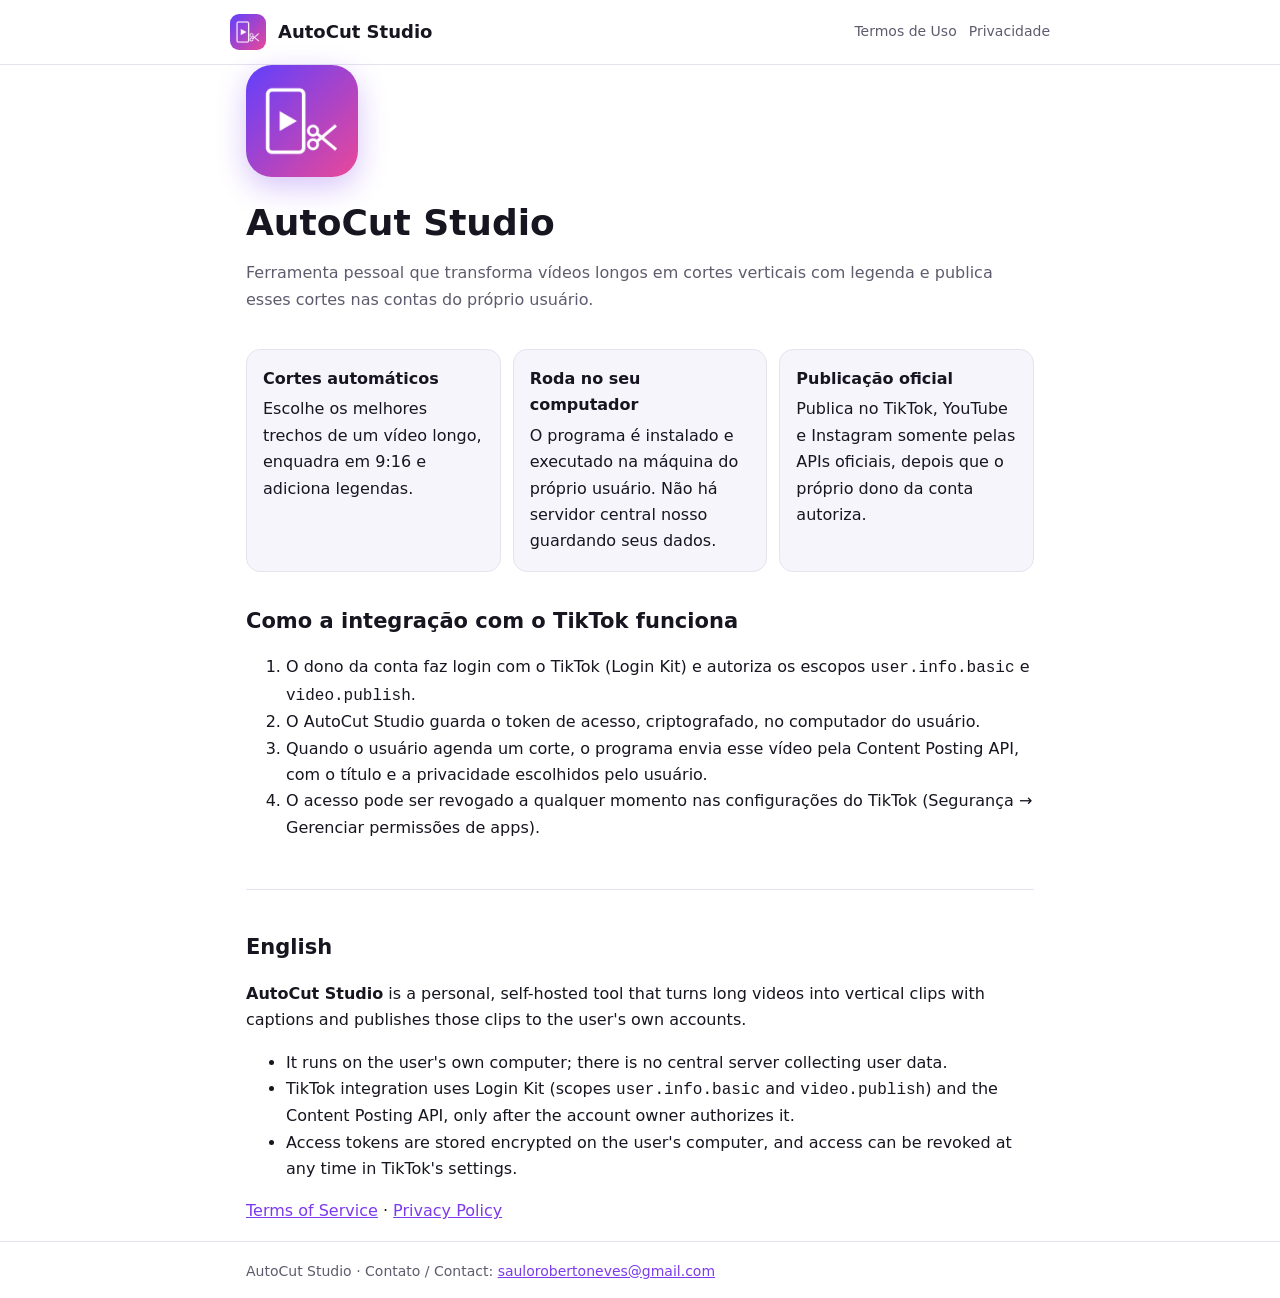
<file: index.html>
<!doctype html>
<html lang="pt-BR">
<head>
<meta charset="utf-8">
<meta name="viewport" content="width=device-width, initial-scale=1">
<title>AutoCut Studio</title>
<meta name="description" content="AutoCut Studio: ferramenta pessoal para criar cortes de vídeos e publicá-los nas próprias contas do usuário.">
<link rel="icon" href="favicon.png">
<link rel="stylesheet" href="estilo.css">
</head>
<body>
<header><div class="wrap top">
  <img src="favicon.png" alt=""><b>AutoCut Studio</b>
  <a href="termos.html">Termos de Uso</a><a href="privacidade.html">Privacidade</a>
</div></header>
<main class="wrap">
  <div class="hero">
    <img src="icone.png" alt="Ícone do AutoCut Studio">
    <div>
      <h1>AutoCut Studio</h1>
      <p class="muted">Ferramenta pessoal que transforma vídeos longos em cortes verticais com legenda e publica esses cortes nas contas do próprio usuário.</p>
    </div>
  </div>

  <div class="cards">
    <div class="card"><b>Cortes automáticos</b>Escolhe os melhores trechos de um vídeo longo, enquadra em 9:16 e adiciona legendas.</div>
    <div class="card"><b>Roda no seu computador</b>O programa é instalado e executado na máquina do próprio usuário. Não há servidor central nosso guardando seus dados.</div>
    <div class="card"><b>Publicação oficial</b>Publica no TikTok, YouTube e Instagram somente pelas APIs oficiais, depois que o próprio dono da conta autoriza.</div>
  </div>

  <h2>Como a integração com o TikTok funciona</h2>
  <ol>
    <li>O dono da conta faz login com o TikTok (Login Kit) e autoriza os escopos <code>user.info.basic</code> e <code>video.publish</code>.</li>
    <li>O AutoCut Studio guarda o token de acesso, criptografado, no computador do usuário.</li>
    <li>Quando o usuário agenda um corte, o programa envia esse vídeo pela Content Posting API, com o título e a privacidade escolhidos pelo usuário.</li>
    <li>O acesso pode ser revogado a qualquer momento nas configurações do TikTok (Segurança → Gerenciar permissões de apps).</li>
  </ol>

  <section class="lang" lang="en">
    <h2>English</h2>
    <p><b>AutoCut Studio</b> is a personal, self-hosted tool that turns long videos into vertical clips with captions and publishes those clips to the user's own accounts.</p>
    <ul>
      <li>It runs on the user's own computer; there is no central server collecting user data.</li>
      <li>TikTok integration uses Login Kit (scopes <code>user.info.basic</code> and <code>video.publish</code>) and the Content Posting API, only after the account owner authorizes it.</li>
      <li>Access tokens are stored encrypted on the user's computer, and access can be revoked at any time in TikTok's settings.</li>
    </ul>
    <p><a href="termos.html">Terms of Service</a> · <a href="privacidade.html">Privacy Policy</a></p>
  </section>
</main>
<footer><div class="wrap">AutoCut Studio · Contato / Contact: <a href="mailto:saulorobertoneves@gmail.com">saulorobertoneves@gmail.com</a></div></footer>
</body>
</html>
</file>
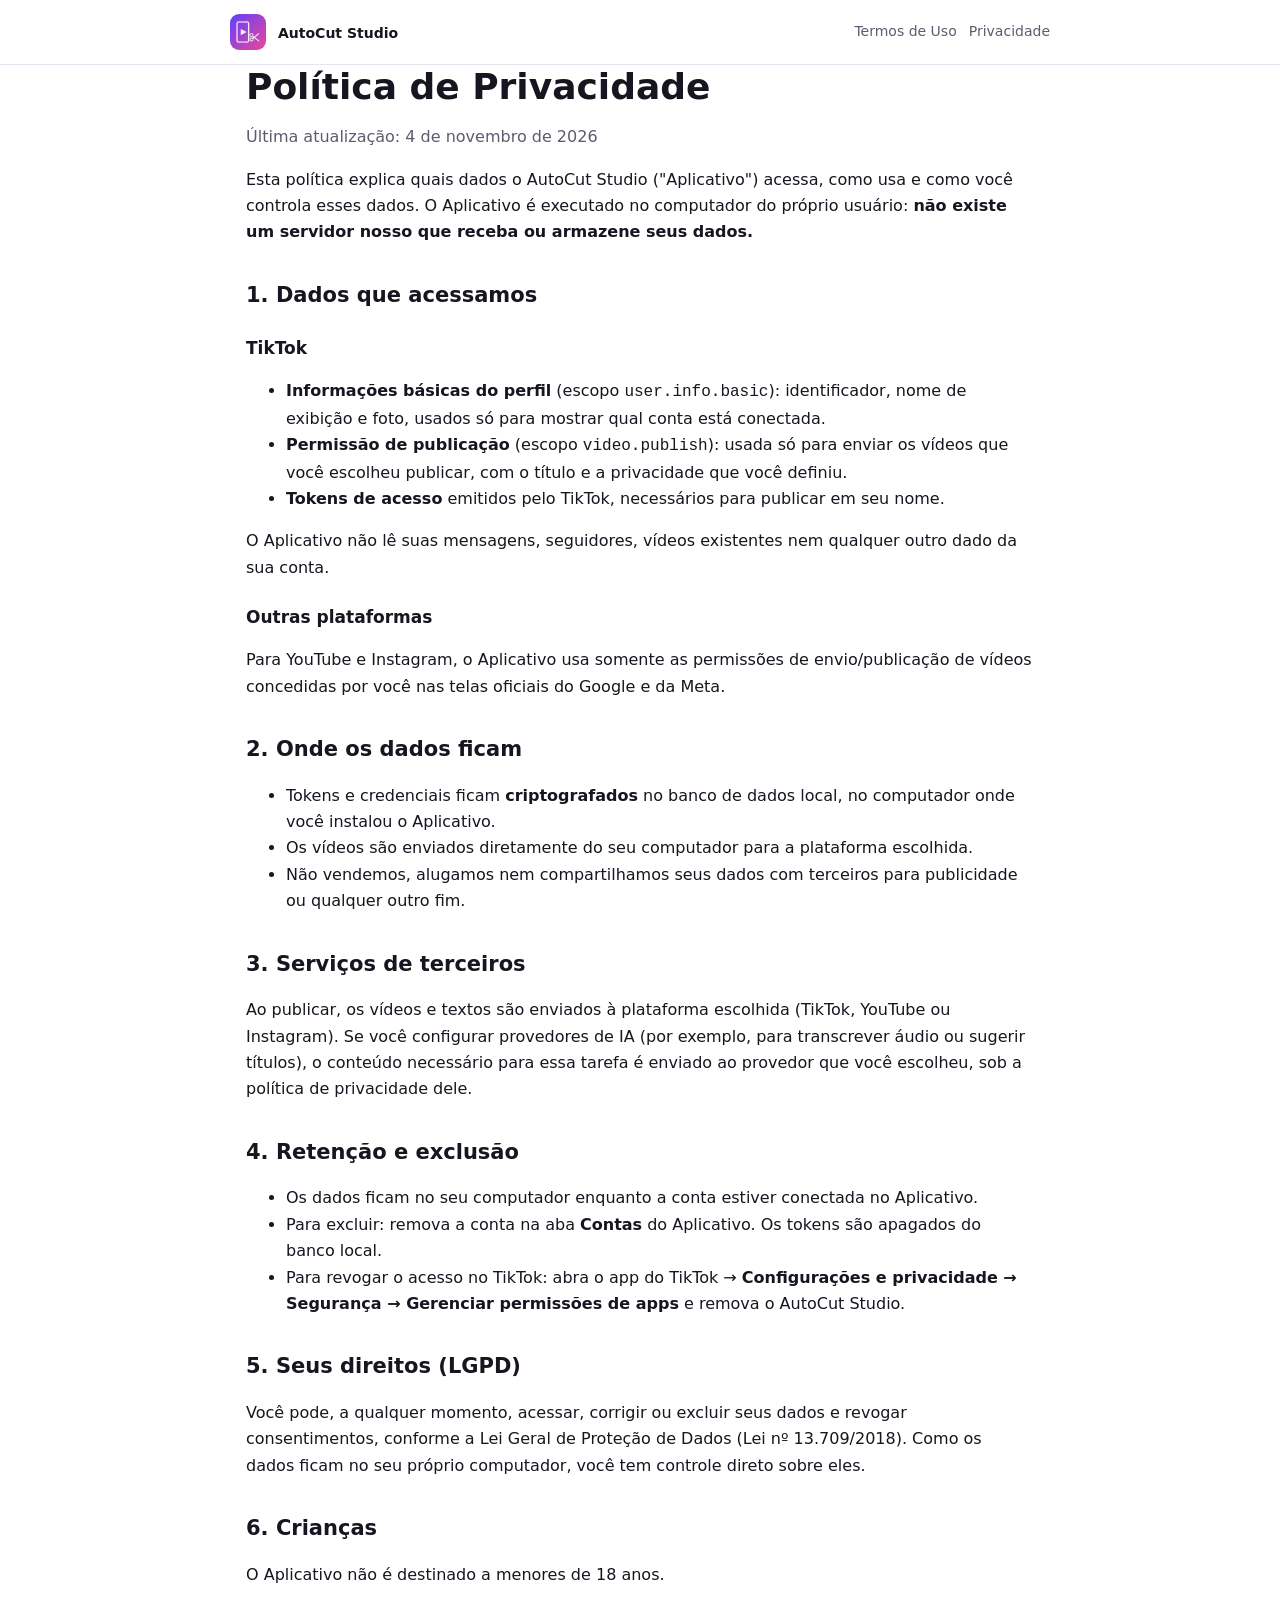
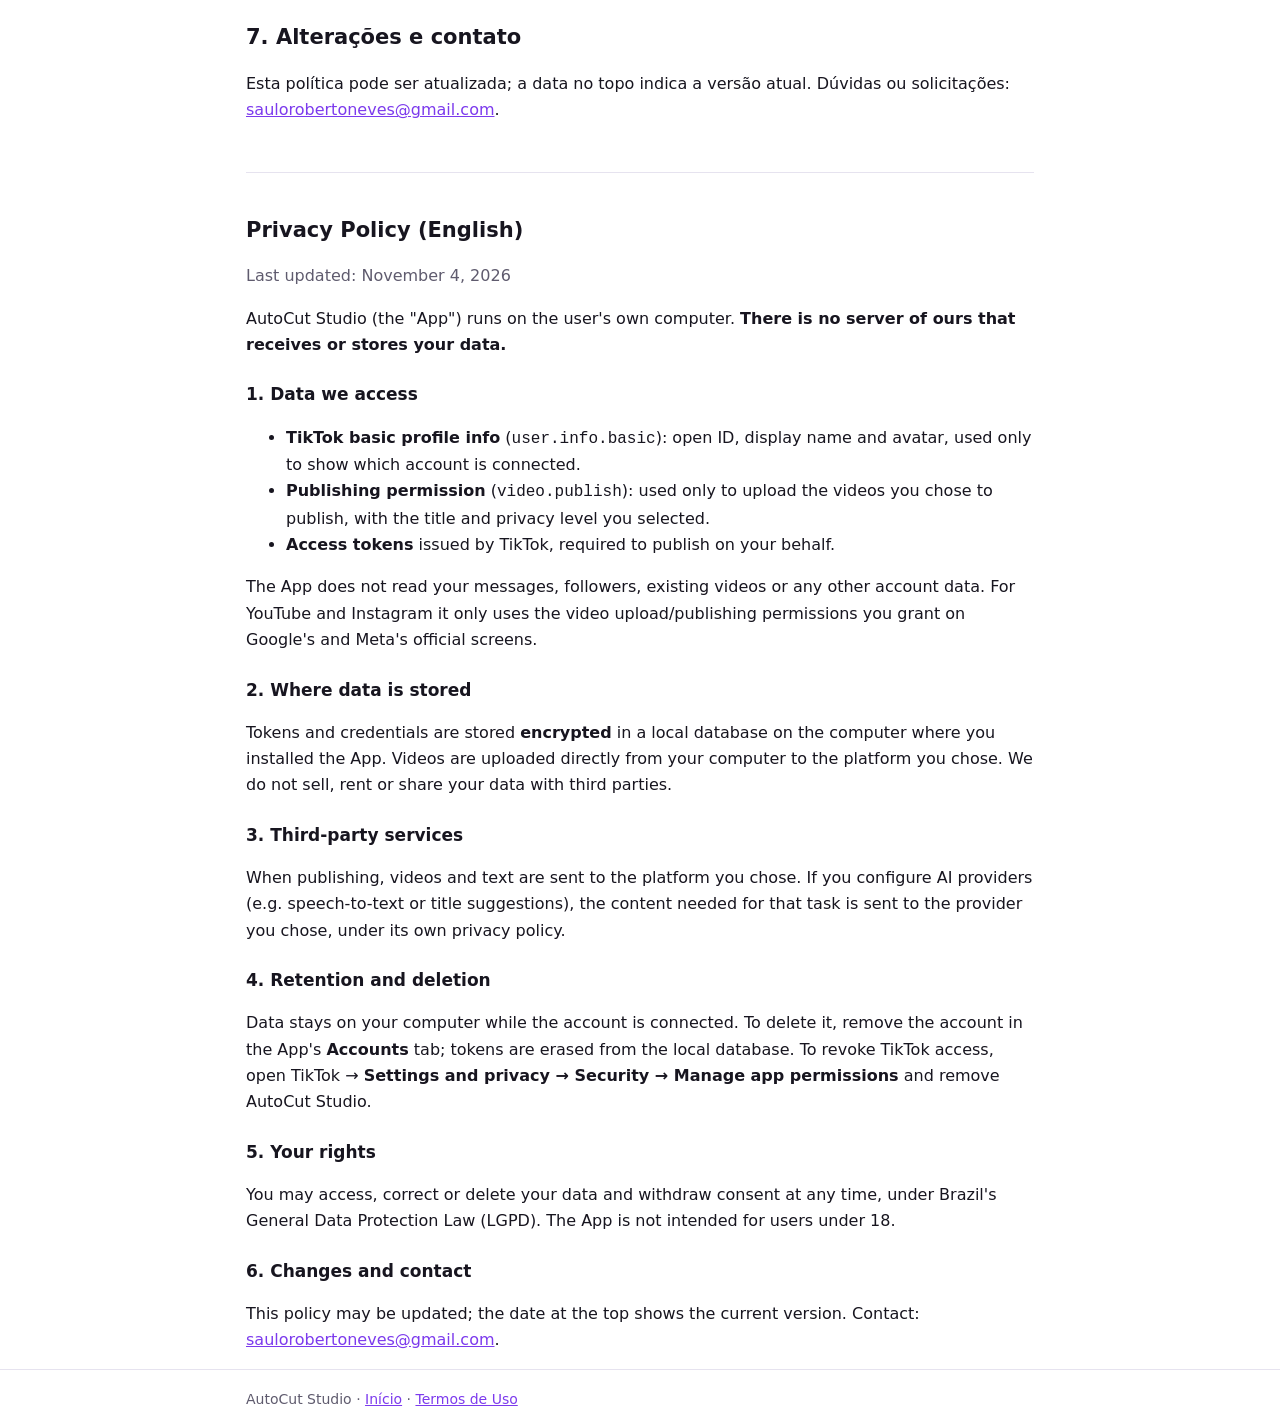
<file: privacidade.html>
<!doctype html>
<html lang="pt-BR">
<head>
<meta charset="utf-8">
<meta name="viewport" content="width=device-width, initial-scale=1">
<title>Política de Privacidade</title>
<link rel="icon" href="favicon.png">
<link rel="stylesheet" href="estilo.css">
</head>
<body>
<header><div class="wrap top">
  <img src="favicon.png" alt=""><b><a href="index.html" style="color:inherit;text-decoration:none">AutoCut Studio</a></b>
  <a href="termos.html">Termos de Uso</a><a href="privacidade.html">Privacidade</a>
</div></header>
<main class="wrap">
  <h1>Política de Privacidade</h1>
  <p class="muted">Última atualização: 4 de novembro de 2026</p>

  <p>Esta política explica quais dados o AutoCut Studio ("Aplicativo") acessa, como usa e como você controla esses dados. O Aplicativo é executado no computador do próprio usuário: <b>não existe um servidor nosso que receba ou armazene seus dados.</b></p>

  <h2>1. Dados que acessamos</h2>
  <h3>TikTok</h3>
  <ul>
    <li><b>Informações básicas do perfil</b> (escopo <code>user.info.basic</code>): identificador, nome de exibição e foto, usados só para mostrar qual conta está conectada.</li>
    <li><b>Permissão de publicação</b> (escopo <code>video.publish</code>): usada só para enviar os vídeos que você escolheu publicar, com o título e a privacidade que você definiu.</li>
    <li><b>Tokens de acesso</b> emitidos pelo TikTok, necessários para publicar em seu nome.</li>
  </ul>
  <p>O Aplicativo não lê suas mensagens, seguidores, vídeos existentes nem qualquer outro dado da sua conta.</p>
  <h3>Outras plataformas</h3>
  <p>Para YouTube e Instagram, o Aplicativo usa somente as permissões de envio/publicação de vídeos concedidas por você nas telas oficiais do Google e da Meta.</p>

  <h2>2. Onde os dados ficam</h2>
  <ul>
    <li>Tokens e credenciais ficam <b>criptografados</b> no banco de dados local, no computador onde você instalou o Aplicativo.</li>
    <li>Os vídeos são enviados diretamente do seu computador para a plataforma escolhida.</li>
    <li>Não vendemos, alugamos nem compartilhamos seus dados com terceiros para publicidade ou qualquer outro fim.</li>
  </ul>

  <h2>3. Serviços de terceiros</h2>
  <p>Ao publicar, os vídeos e textos são enviados à plataforma escolhida (TikTok, YouTube ou Instagram). Se você configurar provedores de IA (por exemplo, para transcrever áudio ou sugerir títulos), o conteúdo necessário para essa tarefa é enviado ao provedor que você escolheu, sob a política de privacidade dele.</p>

  <h2>4. Retenção e exclusão</h2>
  <ul>
    <li>Os dados ficam no seu computador enquanto a conta estiver conectada no Aplicativo.</li>
    <li>Para excluir: remova a conta na aba <b>Contas</b> do Aplicativo. Os tokens são apagados do banco local.</li>
    <li>Para revogar o acesso no TikTok: abra o app do TikTok → <b>Configurações e privacidade → Segurança → Gerenciar permissões de apps</b> e remova o AutoCut Studio.</li>
  </ul>

  <h2>5. Seus direitos (LGPD)</h2>
  <p>Você pode, a qualquer momento, acessar, corrigir ou excluir seus dados e revogar consentimentos, conforme a Lei Geral de Proteção de Dados (Lei nº 13.709/2018). Como os dados ficam no seu próprio computador, você tem controle direto sobre eles.</p>

  <h2>6. Crianças</h2>
  <p>O Aplicativo não é destinado a menores de 18 anos.</p>

  <h2>7. Alterações e contato</h2>
  <p>Esta política pode ser atualizada; a data no topo indica a versão atual. Dúvidas ou solicitações: <a href="mailto:saulorobertoneves@gmail.com">saulorobertoneves@gmail.com</a>.</p>

  <section class="lang" lang="en">
    <h2>Privacy Policy (English)</h2>
    <p class="muted">Last updated: November 4, 2026</p>
    <p>AutoCut Studio (the "App") runs on the user's own computer. <b>There is no server of ours that receives or stores your data.</b></p>
    <h3>1. Data we access</h3>
    <ul>
      <li><b>TikTok basic profile info</b> (<code>user.info.basic</code>): open ID, display name and avatar, used only to show which account is connected.</li>
      <li><b>Publishing permission</b> (<code>video.publish</code>): used only to upload the videos you chose to publish, with the title and privacy level you selected.</li>
      <li><b>Access tokens</b> issued by TikTok, required to publish on your behalf.</li>
    </ul>
    <p>The App does not read your messages, followers, existing videos or any other account data. For YouTube and Instagram it only uses the video upload/publishing permissions you grant on Google's and Meta's official screens.</p>
    <h3>2. Where data is stored</h3>
    <p>Tokens and credentials are stored <b>encrypted</b> in a local database on the computer where you installed the App. Videos are uploaded directly from your computer to the platform you chose. We do not sell, rent or share your data with third parties.</p>
    <h3>3. Third-party services</h3>
    <p>When publishing, videos and text are sent to the platform you chose. If you configure AI providers (e.g. speech-to-text or title suggestions), the content needed for that task is sent to the provider you chose, under its own privacy policy.</p>
    <h3>4. Retention and deletion</h3>
    <p>Data stays on your computer while the account is connected. To delete it, remove the account in the App's <b>Accounts</b> tab; tokens are erased from the local database. To revoke TikTok access, open TikTok → <b>Settings and privacy → Security → Manage app permissions</b> and remove AutoCut Studio.</p>
    <h3>5. Your rights</h3>
    <p>You may access, correct or delete your data and withdraw consent at any time, under Brazil's General Data Protection Law (LGPD). The App is not intended for users under 18.</p>
    <h3>6. Changes and contact</h3>
    <p>This policy may be updated; the date at the top shows the current version. Contact: <a href="mailto:saulorobertoneves@gmail.com">saulorobertoneves@gmail.com</a>.</p>
  </section>
</main>
<footer><div class="wrap">AutoCut Studio · <a href="index.html">Início</a> · <a href="termos.html">Termos de Uso</a></div></footer>
</body>
</html>
</file>
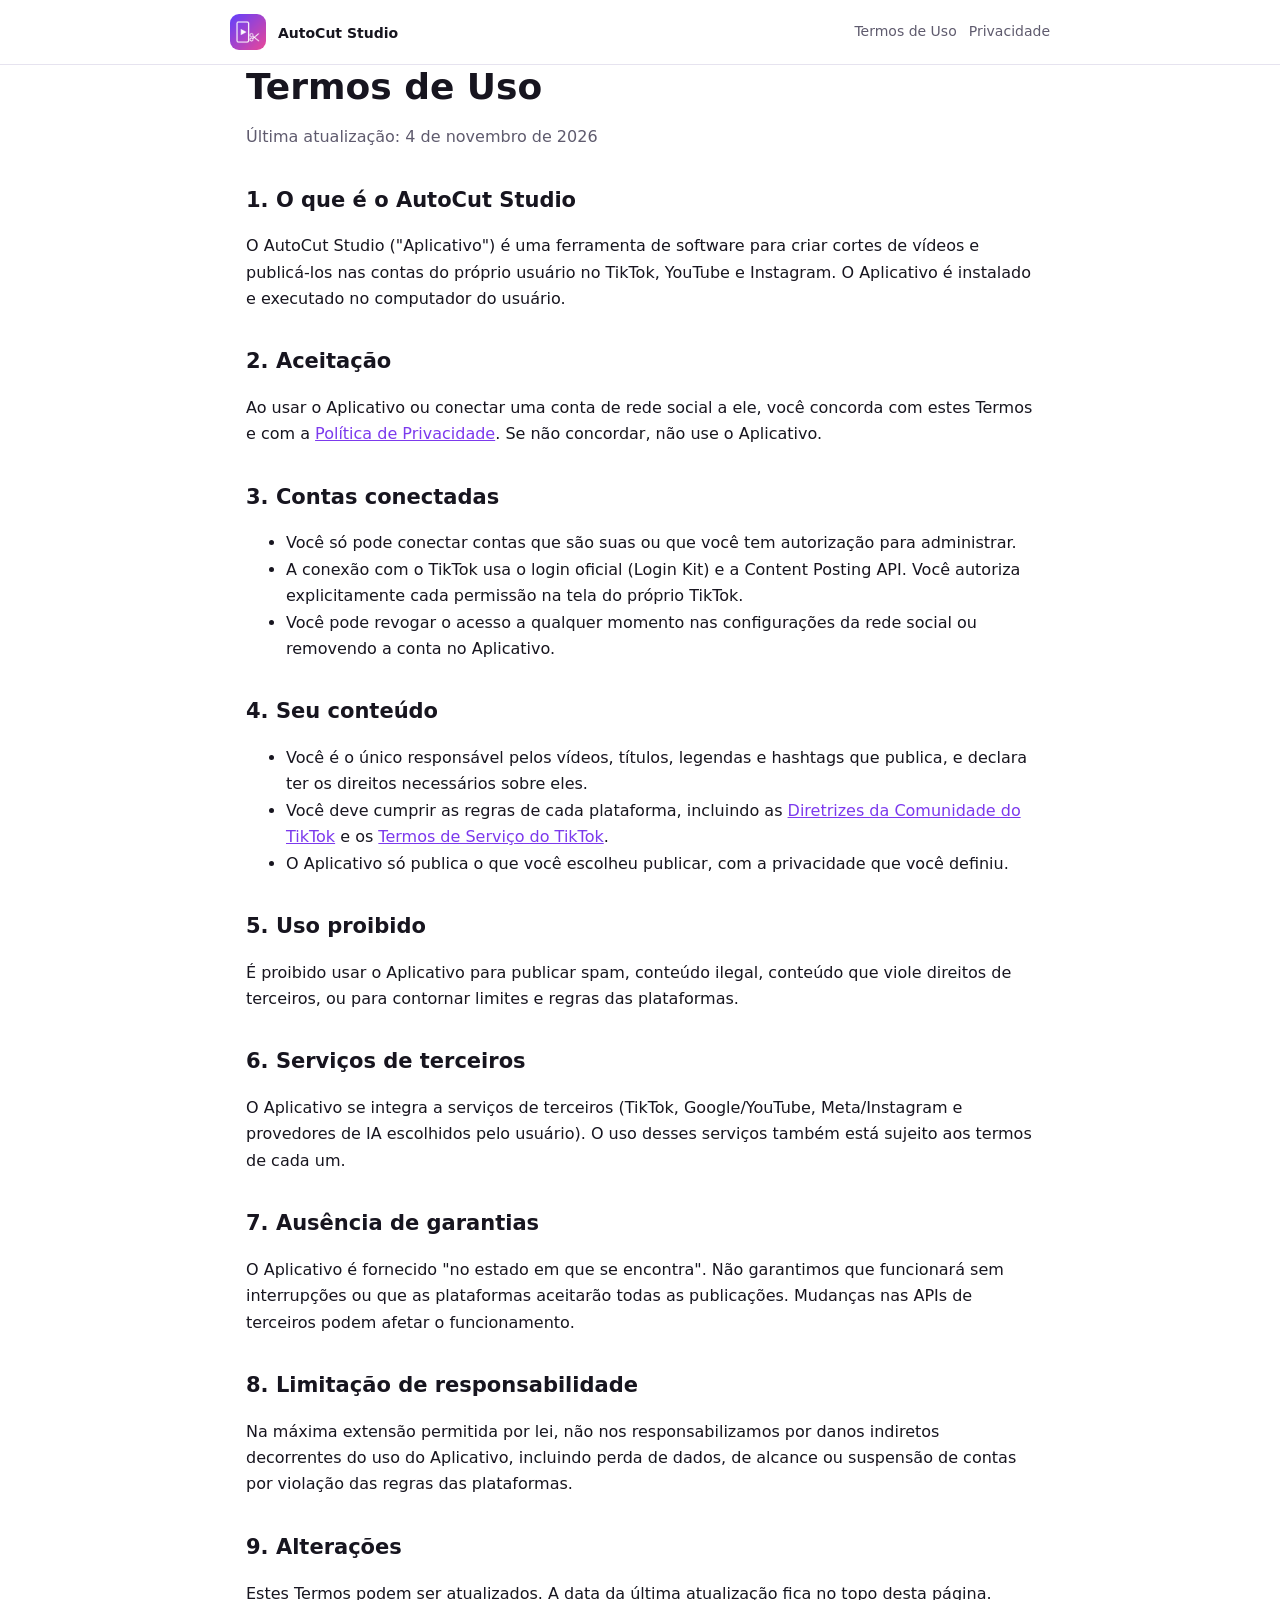
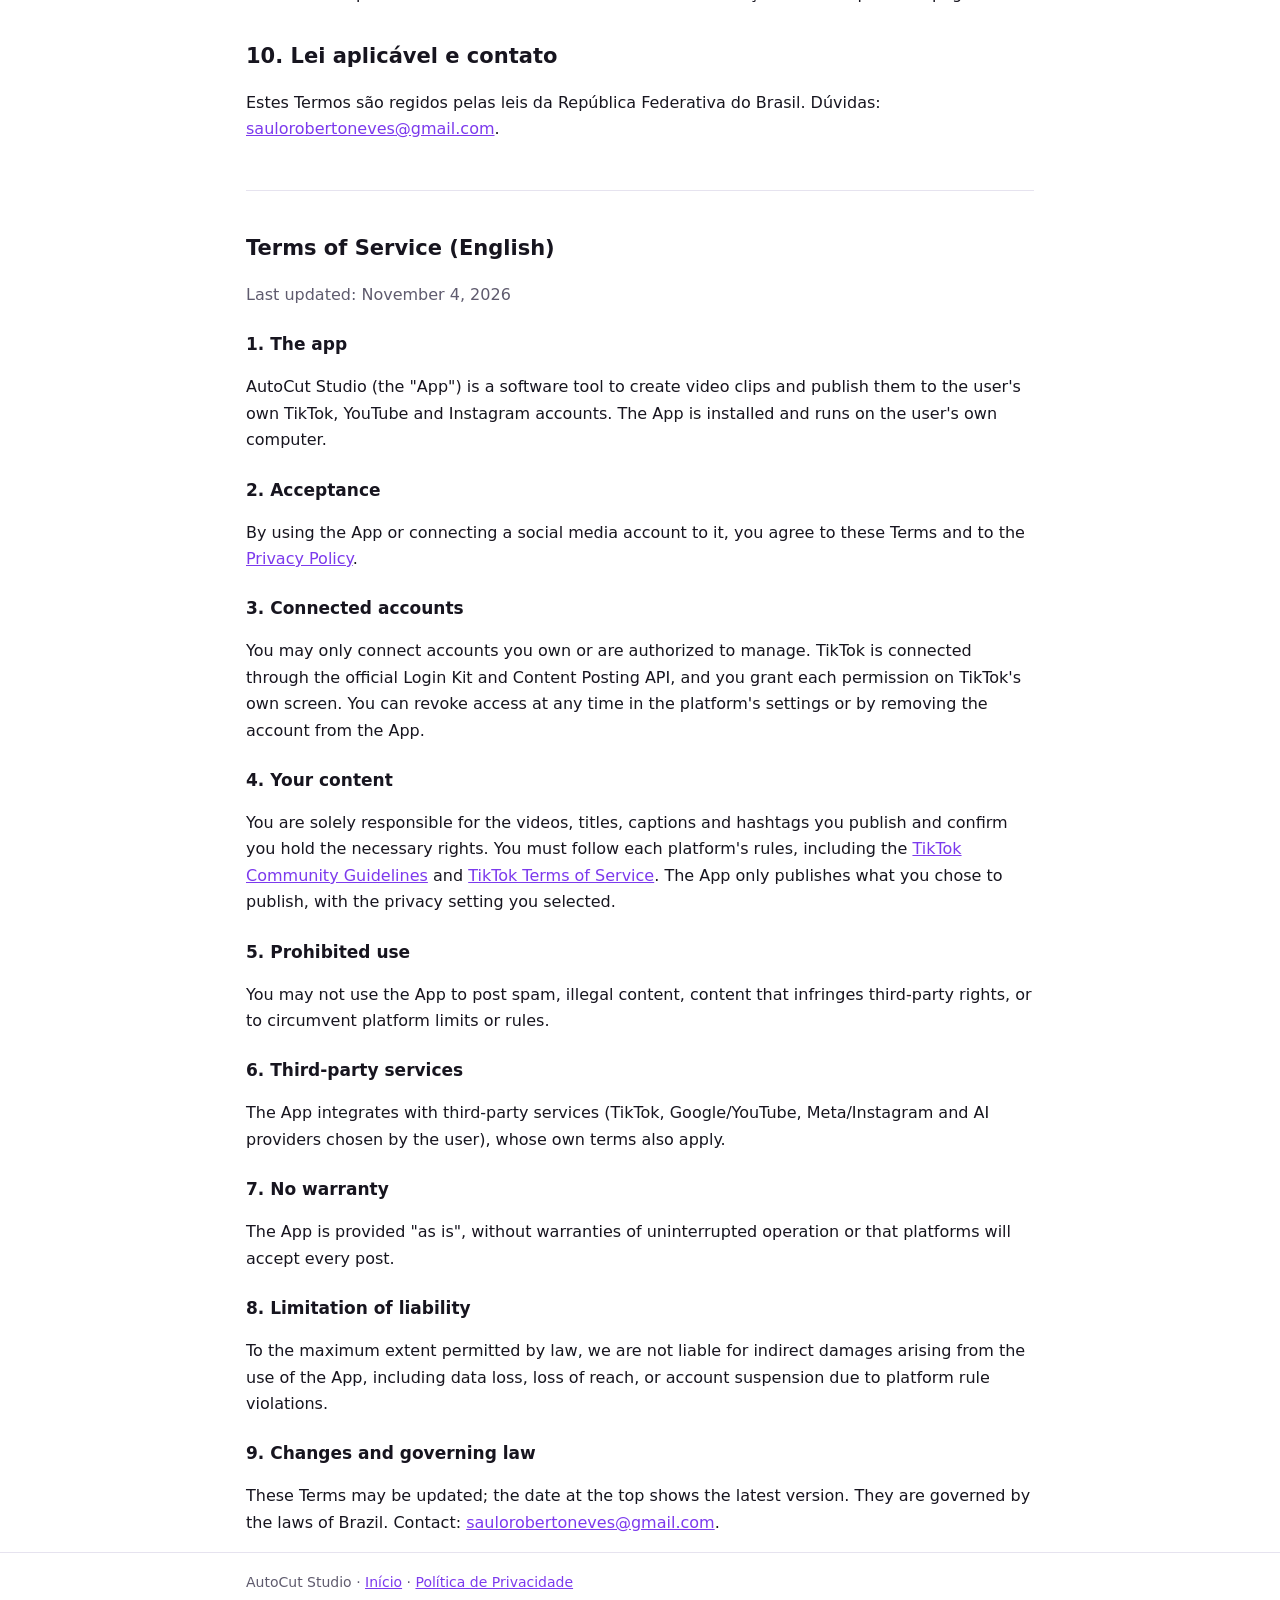
<file: termos.html>
<!doctype html>
<html lang="pt-BR">
<head>
<meta charset="utf-8">
<meta name="viewport" content="width=device-width, initial-scale=1">
<title>Termos de Uso</title>
<link rel="icon" href="favicon.png">
<link rel="stylesheet" href="estilo.css">
</head>
<body>
<header><div class="wrap top">
  <img src="favicon.png" alt=""><b><a href="index.html" style="color:inherit;text-decoration:none">AutoCut Studio</a></b>
  <a href="termos.html">Termos de Uso</a><a href="privacidade.html">Privacidade</a>
</div></header>
<main class="wrap">
  <h1>Termos de Uso</h1>
  <p class="muted">Última atualização: 4 de novembro de 2026</p>

  <h2>1. O que é o AutoCut Studio</h2>
  <p>O AutoCut Studio ("Aplicativo") é uma ferramenta de software para criar cortes de vídeos e publicá-los nas contas do próprio usuário no TikTok, YouTube e Instagram. O Aplicativo é instalado e executado no computador do usuário.</p>

  <h2>2. Aceitação</h2>
  <p>Ao usar o Aplicativo ou conectar uma conta de rede social a ele, você concorda com estes Termos e com a <a href="privacidade.html">Política de Privacidade</a>. Se não concordar, não use o Aplicativo.</p>

  <h2>3. Contas conectadas</h2>
  <ul>
    <li>Você só pode conectar contas que são suas ou que você tem autorização para administrar.</li>
    <li>A conexão com o TikTok usa o login oficial (Login Kit) e a Content Posting API. Você autoriza explicitamente cada permissão na tela do próprio TikTok.</li>
    <li>Você pode revogar o acesso a qualquer momento nas configurações da rede social ou removendo a conta no Aplicativo.</li>
  </ul>

  <h2>4. Seu conteúdo</h2>
  <ul>
    <li>Você é o único responsável pelos vídeos, títulos, legendas e hashtags que publica, e declara ter os direitos necessários sobre eles.</li>
    <li>Você deve cumprir as regras de cada plataforma, incluindo as <a href="https://www.tiktok.com/community-guidelines" target="_blank" rel="noreferrer">Diretrizes da Comunidade do TikTok</a> e os <a href="https://www.tiktok.com/legal/terms-of-service" target="_blank" rel="noreferrer">Termos de Serviço do TikTok</a>.</li>
    <li>O Aplicativo só publica o que você escolheu publicar, com a privacidade que você definiu.</li>
  </ul>

  <h2>5. Uso proibido</h2>
  <p>É proibido usar o Aplicativo para publicar spam, conteúdo ilegal, conteúdo que viole direitos de terceiros, ou para contornar limites e regras das plataformas.</p>

  <h2>6. Serviços de terceiros</h2>
  <p>O Aplicativo se integra a serviços de terceiros (TikTok, Google/YouTube, Meta/Instagram e provedores de IA escolhidos pelo usuário). O uso desses serviços também está sujeito aos termos de cada um.</p>

  <h2>7. Ausência de garantias</h2>
  <p>O Aplicativo é fornecido "no estado em que se encontra". Não garantimos que funcionará sem interrupções ou que as plataformas aceitarão todas as publicações. Mudanças nas APIs de terceiros podem afetar o funcionamento.</p>

  <h2>8. Limitação de responsabilidade</h2>
  <p>Na máxima extensão permitida por lei, não nos responsabilizamos por danos indiretos decorrentes do uso do Aplicativo, incluindo perda de dados, de alcance ou suspensão de contas por violação das regras das plataformas.</p>

  <h2>9. Alterações</h2>
  <p>Estes Termos podem ser atualizados. A data da última atualização fica no topo desta página.</p>

  <h2>10. Lei aplicável e contato</h2>
  <p>Estes Termos são regidos pelas leis da República Federativa do Brasil. Dúvidas: <a href="mailto:saulorobertoneves@gmail.com">saulorobertoneves@gmail.com</a>.</p>

  <section class="lang" lang="en">
    <h2>Terms of Service (English)</h2>
    <p class="muted">Last updated: November 4, 2026</p>
    <h3>1. The app</h3>
    <p>AutoCut Studio (the "App") is a software tool to create video clips and publish them to the user's own TikTok, YouTube and Instagram accounts. The App is installed and runs on the user's own computer.</p>
    <h3>2. Acceptance</h3>
    <p>By using the App or connecting a social media account to it, you agree to these Terms and to the <a href="privacidade.html">Privacy Policy</a>.</p>
    <h3>3. Connected accounts</h3>
    <p>You may only connect accounts you own or are authorized to manage. TikTok is connected through the official Login Kit and Content Posting API, and you grant each permission on TikTok's own screen. You can revoke access at any time in the platform's settings or by removing the account from the App.</p>
    <h3>4. Your content</h3>
    <p>You are solely responsible for the videos, titles, captions and hashtags you publish and confirm you hold the necessary rights. You must follow each platform's rules, including the <a href="https://www.tiktok.com/community-guidelines" target="_blank" rel="noreferrer">TikTok Community Guidelines</a> and <a href="https://www.tiktok.com/legal/terms-of-service" target="_blank" rel="noreferrer">TikTok Terms of Service</a>. The App only publishes what you chose to publish, with the privacy setting you selected.</p>
    <h3>5. Prohibited use</h3>
    <p>You may not use the App to post spam, illegal content, content that infringes third-party rights, or to circumvent platform limits or rules.</p>
    <h3>6. Third-party services</h3>
    <p>The App integrates with third-party services (TikTok, Google/YouTube, Meta/Instagram and AI providers chosen by the user), whose own terms also apply.</p>
    <h3>7. No warranty</h3>
    <p>The App is provided "as is", without warranties of uninterrupted operation or that platforms will accept every post.</p>
    <h3>8. Limitation of liability</h3>
    <p>To the maximum extent permitted by law, we are not liable for indirect damages arising from the use of the App, including data loss, loss of reach, or account suspension due to platform rule violations.</p>
    <h3>9. Changes and governing law</h3>
    <p>These Terms may be updated; the date at the top shows the latest version. They are governed by the laws of Brazil. Contact: <a href="mailto:saulorobertoneves@gmail.com">saulorobertoneves@gmail.com</a>.</p>
  </section>
</main>
<footer><div class="wrap">AutoCut Studio · <a href="index.html">Início</a> · <a href="privacidade.html">Política de Privacidade</a></div></footer>
</body>
</html>
</file>
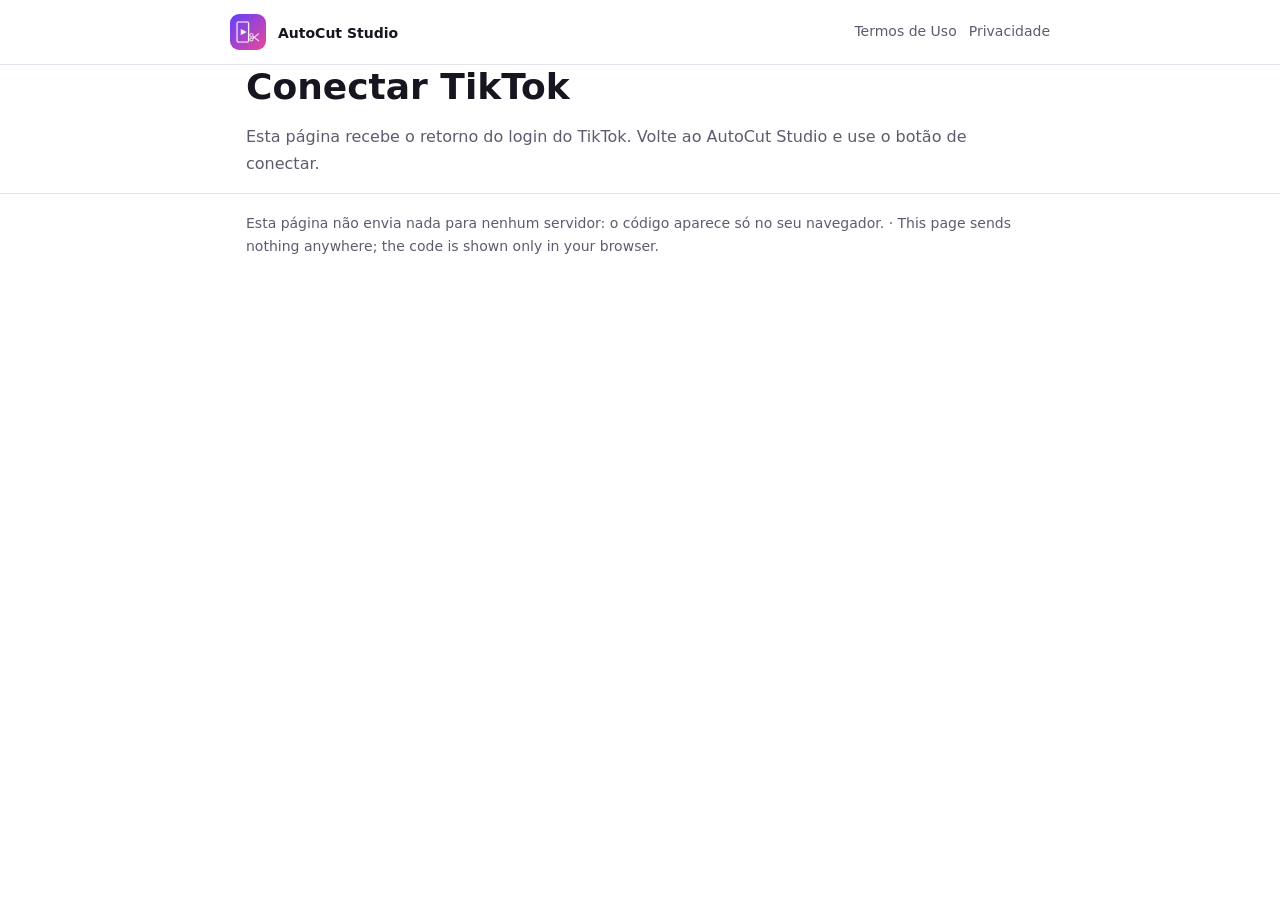
<file: tiktok.html>
<!doctype html>
<html lang="pt-BR">
<head>
<meta charset="utf-8">
<meta name="viewport" content="width=device-width, initial-scale=1">
<meta name="robots" content="noindex">
<title>Conectar TikTok</title>
<link rel="icon" href="favicon.png">
<link rel="stylesheet" href="estilo.css">
</head>
<body>
<header><div class="wrap top">
  <img src="favicon.png" alt=""><b><a href="index.html" style="color:inherit;text-decoration:none">AutoCut Studio</a></b>
  <a href="termos.html">Termos de Uso</a><a href="privacidade.html">Privacidade</a>
</div></header>
<main class="wrap">
  <h1 id="titulo">Conectar TikTok</h1>
  <p id="texto" class="muted">Esta página recebe o retorno do login do TikTok. Volte ao AutoCut Studio e use o botão de conectar.</p>
  <div id="bloco" hidden>
    <p>Copie o código abaixo e cole no AutoCut Studio. Ele vale poucos minutos e só pode ser usado uma vez.</p>
    <div id="codigo" class="code"></div>
    <button id="copiar" type="button">Copiar código</button>
    <p id="ok" class="muted" hidden>Copiado! Pode fechar esta aba.</p>
  </div>
</main>
<footer><div class="wrap">Esta página não envia nada para nenhum servidor: o código aparece só no seu navegador. · This page sends nothing anywhere; the code is shown only in your browser.</div></footer>
<script>
  // O TikTok redireciona para cá com ?code=...&state=... (ou ?error=...). Nada é enviado: só exibimos o código.
  const q = new URLSearchParams(location.search);
  const code = q.get('code'), err = q.get('error');
  const $ = (id) => document.getElementById(id);
  if (code) {
    $('titulo').textContent = 'TikTok autorizado ✅';
    $('texto').hidden = true;
    $('bloco').hidden = false;
    $('codigo').textContent = code;
    $('copiar').onclick = async () => {
      try { await navigator.clipboard.writeText(code); } catch (e) {
        const r = document.createRange(); r.selectNodeContents($('codigo'));
        const s = getSelection(); s.removeAllRanges(); s.addRange(r); document.execCommand('copy');
      }
      $('ok').hidden = false;
    };
    history.replaceState(null, '', location.pathname);   // tira o código da barra de endereço/histórico
  } else if (err) {
    $('titulo').textContent = 'A autorização não foi concluída';
    $('texto').textContent = (q.get('error_description') || err) + '. Volte ao AutoCut Studio e tente de novo.';
  }
</script>
</body>
</html>
</file>
<file: estilo.css>
:root { --bg: #ffffff; --fg: #17151f; --muted: #5f5b6e; --line: #e6e3ef; --brand: #7c3aed; --brand2: #ec4899; --card: #f7f5fc; }
@media (prefers-color-scheme: dark) { :root { --bg: #0f0d16; --fg: #f3f1fa; --muted: #a8a3ba; --line: #2a2638; --card: #18151f; } }
* { box-sizing: border-box; }
body { margin: 0; background: var(--bg); color: var(--fg); font: 16px/1.65 system-ui, -apple-system, "Segoe UI", Roboto, Arial, sans-serif; }
header { border-bottom: 1px solid var(--line); }
.wrap { max-width: 820px; margin: 0 auto; padding: 0 16px; }
.top { display: flex; align-items: center; gap: 12px; padding: 14px 0; flex-wrap: wrap; }
.top img { width: 36px; height: 36px; border-radius: 9px; }
.top b { font-size: 18px; margin-right: auto; }
.top a { color: var(--muted); text-decoration: none; font-size: 14px; }
.top a:hover { color: var(--brand); }
main { padding: 32px 0 56px; }
h1 { font-size: clamp(26px, 5vw, 36px); line-height: 1.2; margin: 0 0 8px; }
h2 { font-size: 21px; margin: 32px 0 8px; }
h3 { font-size: 17px; margin: 22px 0 6px; }
p, li { color: var(--fg); }
.muted { color: var(--muted); }
a { color: var(--brand); }
.hero { display: flex; gap: 24px; align-items: center; flex-wrap: wrap; }
.hero img { width: 112px; height: 112px; border-radius: 26px; box-shadow: 0 10px 30px rgba(124, 58, 237, .3); }
.cards { display: grid; grid-template-columns: repeat(auto-fit, minmax(220px, 1fr)); gap: 12px; margin-top: 20px; }
.card { background: var(--card); border: 1px solid var(--line); border-radius: 14px; padding: 16px; }
.card b { display: block; margin-bottom: 4px; }
.lang { border-top: 1px solid var(--line); margin-top: 48px; padding-top: 8px; }
.code { font: 600 15px/1.4 ui-monospace, Consolas, monospace; word-break: break-all; background: var(--card); border: 1px solid var(--line); border-radius: 12px; padding: 14px; }
button { font: inherit; font-weight: 600; color: #fff; background: linear-gradient(135deg, var(--brand), var(--brand2)); border: 0; border-radius: 10px; padding: 10px 18px; cursor: pointer; margin-top: 10px; }
footer { border-top: 1px solid var(--line); padding: 18px 0; font-size: 14px; color: var(--muted); }
</file>
